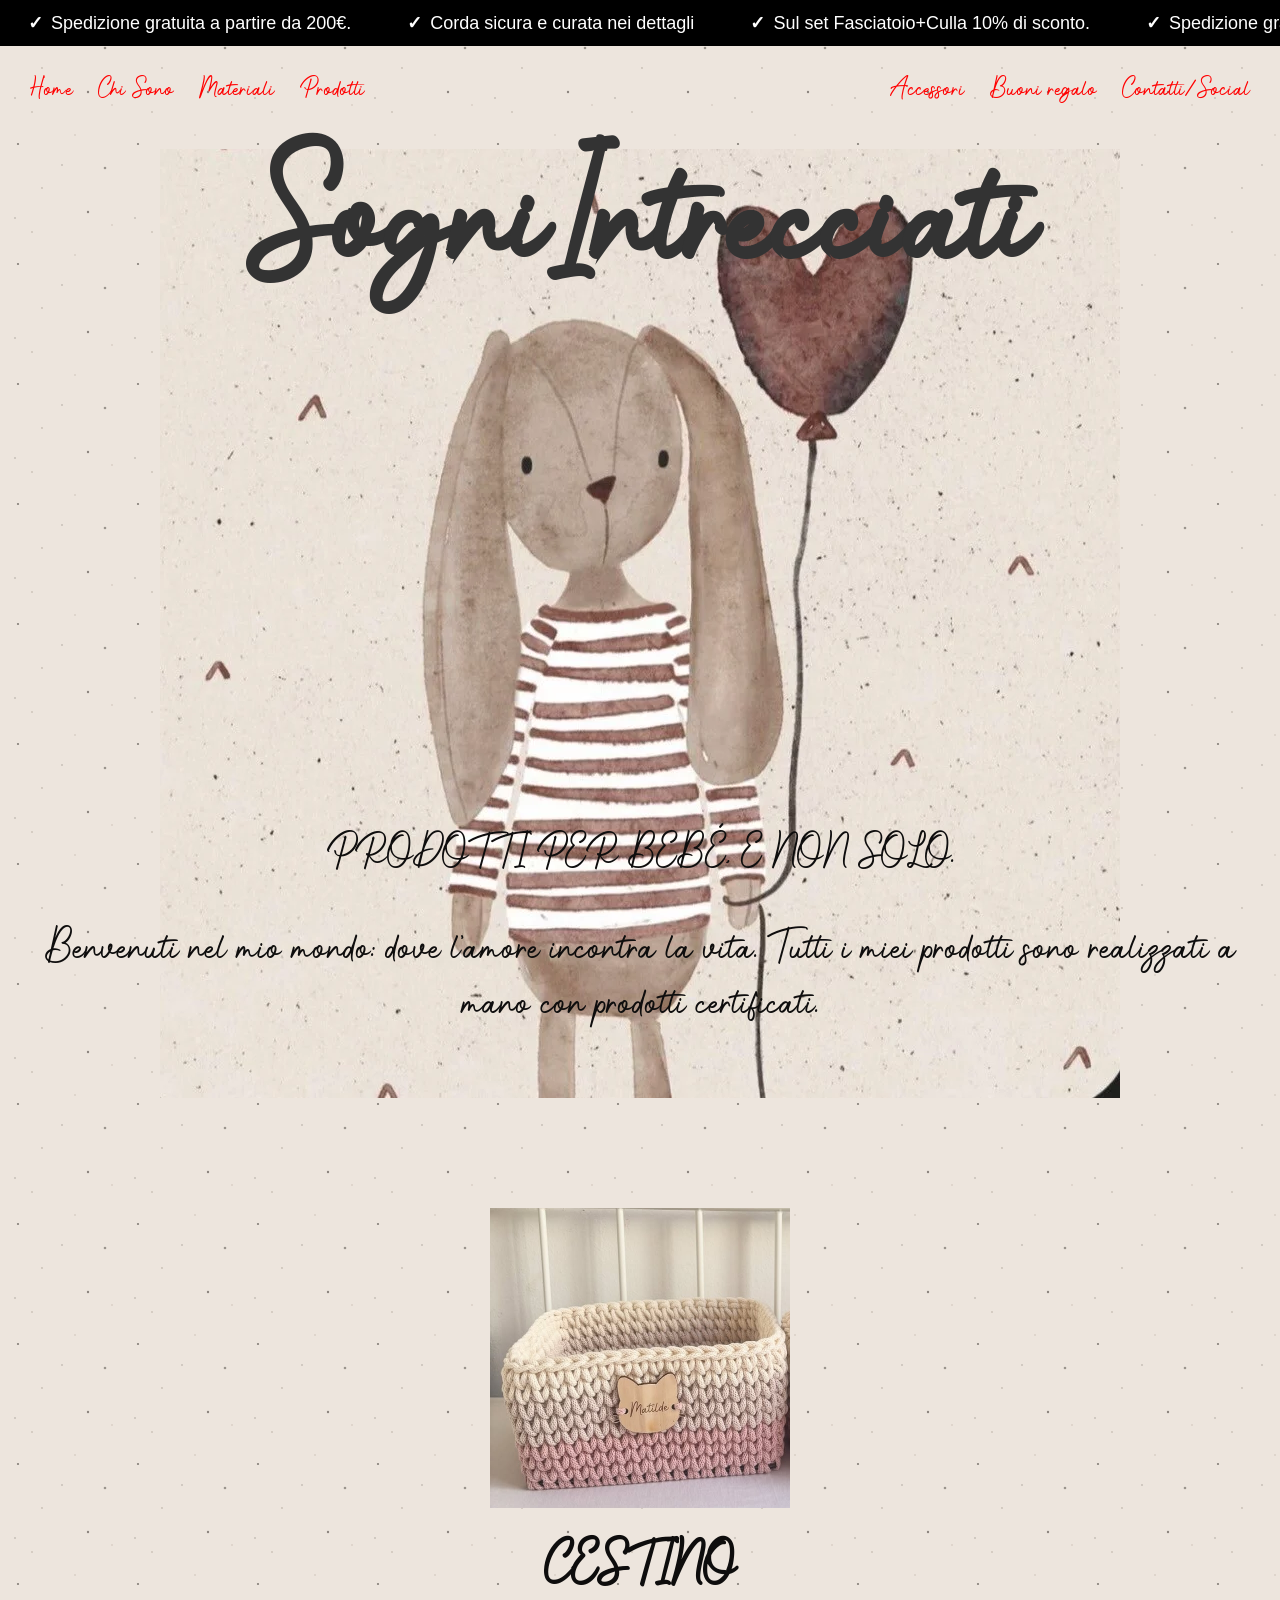
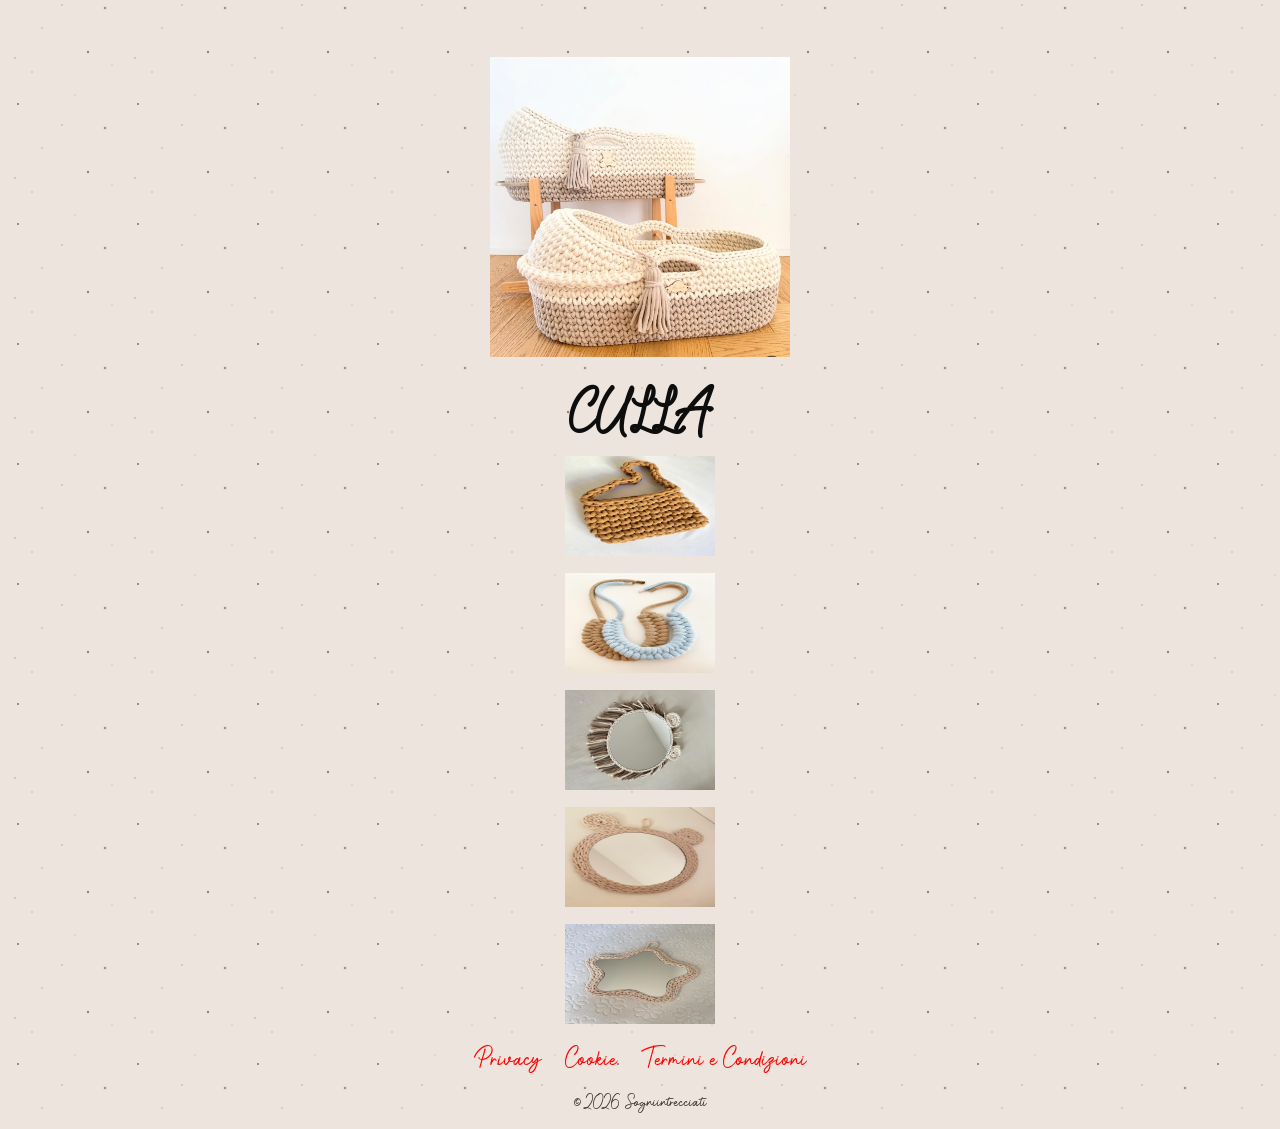
<file: index.html>
<!DOCTYPE html>
<html lang="it">

<head>
    <meta charset="UTF-8">
    <meta name="viewport" content="width=device-width, initial-scale=1.0">
    <title>Sogni Intrecciati</title>
    <link rel="stylesheet" href="style.css">

</head>

<body>

    <!--qua è da mettere un banner dove scorrerano gli sconti e le promozioni della spedizione-->
    <div class="banner-check" role="region" aria-label="Punti di forza">
        <div class="banner-traccia">
            <ul class="banner-gruppo">
                <li><span class="check" aria-hidden="true">✓</span> Spedizione gratuita a partire da 200€.</li>
                <li><span class="check" aria-hidden="true">✓</span> Corda sicura e curata nei dettagli</li>
                <li><span class="check" aria-hidden="true">✓</span> Sul set Fasciatoio+Culla 10% di sconto.</li>
                <li><span class="check" aria-hidden="true">✓</span> Spedizione gratuita a partire da 200€.</li>
                <li><span class="check" aria-hidden="true">✓</span> Corda sicura e curata nei dettagli</li>
                <li><span class="check" aria-hidden="true">✓</span> Sul set Fasciatoio+Culla 10% di sconto.</li>
            </ul>

            <!-- Seconda metà identica -->
            <ul class="banner-gruppo" aria-hidden="true">
                <li><span class="check" aria-hidden="true">✓</span> Spedizione gratuita a partire da 200€.</li>
                <li><span class="check" aria-hidden="true">✓</span> Corda sicura e curata nei dettagli</li>
                <li><span class="check" aria-hidden="true">✓</span> Sul set Fasciatoio+Culla 10% di sconto.</li>
                <li><span class="check" aria-hidden="true">✓</span> Spedizione gratuita a partire da 200€.</li>
                <li><span class="check" aria-hidden="true">✓</span> Corda sicura e curata nei dettagli</li>
                <li><span class="check" aria-hidden="true">✓</span> Sul set Fasciatoio+Culla 10% di sconto.</li>
            </ul>
        </div>
    </div>


    <header class="bottoni">
        <nav class="banner-sopra" aria-label="Navigazione principale">
            <a href="/index.html">Home</a>
            <a href="/chi-sono.html">Chi Sono</a>
            <a href="/materiali.html">Materiali</a>
            <a href="Prodotti/Cestino.html">Prodotti</a>
        </nav>
        <nav class="banner-sotto" aria-label="Navigazione secondaria">
            <a href="/accessori.html">Accessori</a>
            <a href="/buoni-regalo.html">Buoni regalo</a>
            <a href="/contatti.html">Contatti/Social</a>
        </nav>
    </header>
    <div class="mio-banner">
        <img src="/immagini/Coniglio .jpg" alt="Coniglio">

        <div class="testo-sovrapposto">
            <!-- Questo finisce in alto -->
            <h1>SogniIntrecciati</h1>

            <!-- Questo blocco finisce in basso -->
            <div class="testi-basso">
                <p>PRODOTTI PER BEBÉ, E NON SOLO.</p>
                <p>Benvenuti nel mio mondo: dove l'amore incontra la vita. Tutti i miei prodotti sono realizzati a mano
                    con prodotti certificati.</p>
            </div>
        </div>
    </div>

    <div class="prodotti">
        <!-- prima immagine -->
        <div class="cestino">

            <div class="img-cestino">
                <img src="/immagini/cestino.jpg" alt="cestino" width="300" height="300">
            </div>

            <div class="dettagli">
                <a href="Prodotti/Cestino.html">CESTINO </a>
            </div>
        </div>


        <!-- seconda immagine -->
        <div class="culla">

            <div class="img-culla">
                <img src="/immagini/culla.jpg" alt="culla" width="300px" height="300px">
            </div>

            <div class="dettagli">
                <a href="Prodotti/Culla.html">CULLA</a>
            </div>
        </div>


        <!-- terza immagine -->
        <li><img src="/immagini/BORSA MARRONE.jpg" alt="borsa marrone" width="150" height="100"></li>


        <!-- quarta immagine -->
        <li><img src="/immagini/COLLANE.jpg" alt="collane" width="150" height="100"></li>


        <!-- quinta immagine -->
        <li><img src="/immagini/SPECCHIO LEONE .jpg" alt="specchio leone" width="150" height="100"></li>


        <!-- sesta immagine -->
        <li><img src="/immagini/SPECCHIO ORSO 1.jpg" alt="specchio orso" width="150" height="100"></li>


        <!--settima immagine -->
        <li><img src="/immagini/SPECCHIO STELLA.jpg" alt="specchio stella" width="150" height="100"></li>




        <footer class="footer">
            <a href="/privacy-police.html">Privacy</a>
            <a href="/cookie-police.html">Cookie</a>
            <a href="/termini-condizioni.html">Termini e Condizioni</a>

            <class="registro">
                <p>© 2026 Sogniintrecciati</p>
                </class>

        </footer>

    </div>
</body>

</html>
</file>
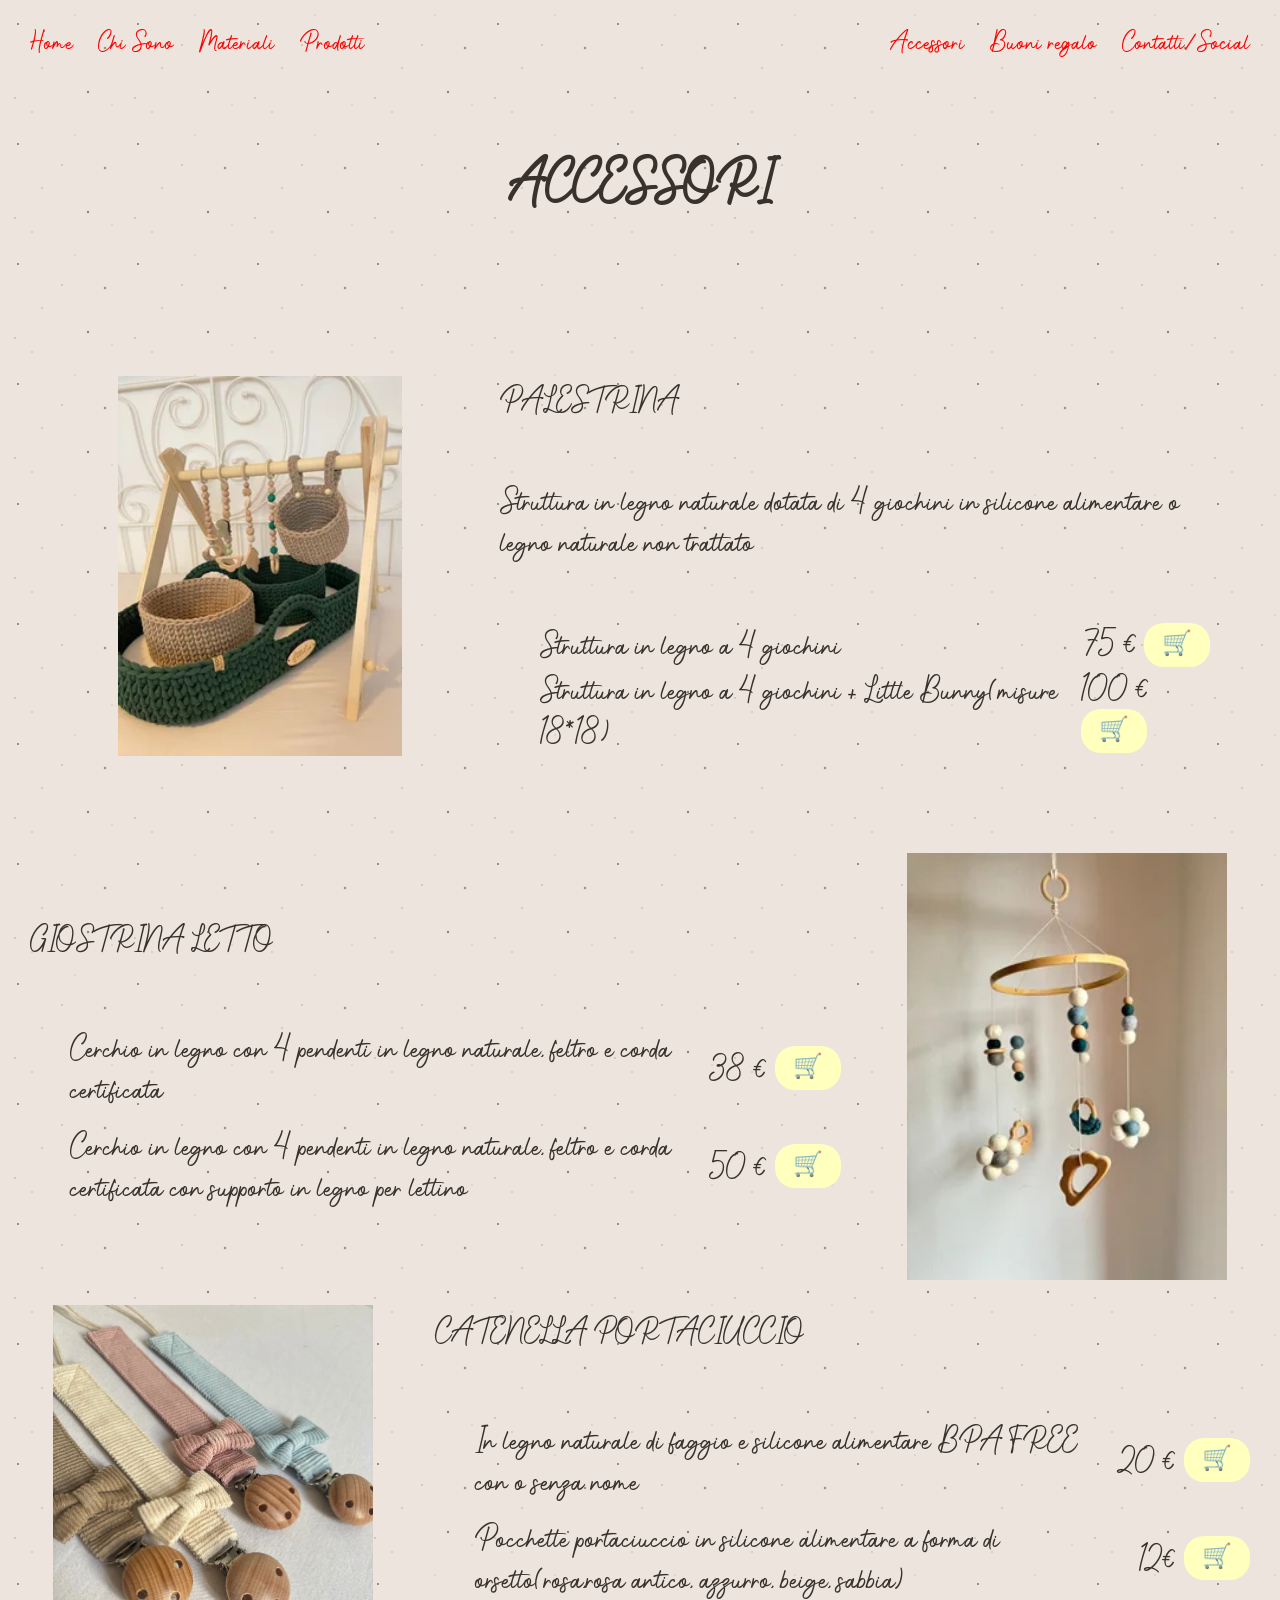
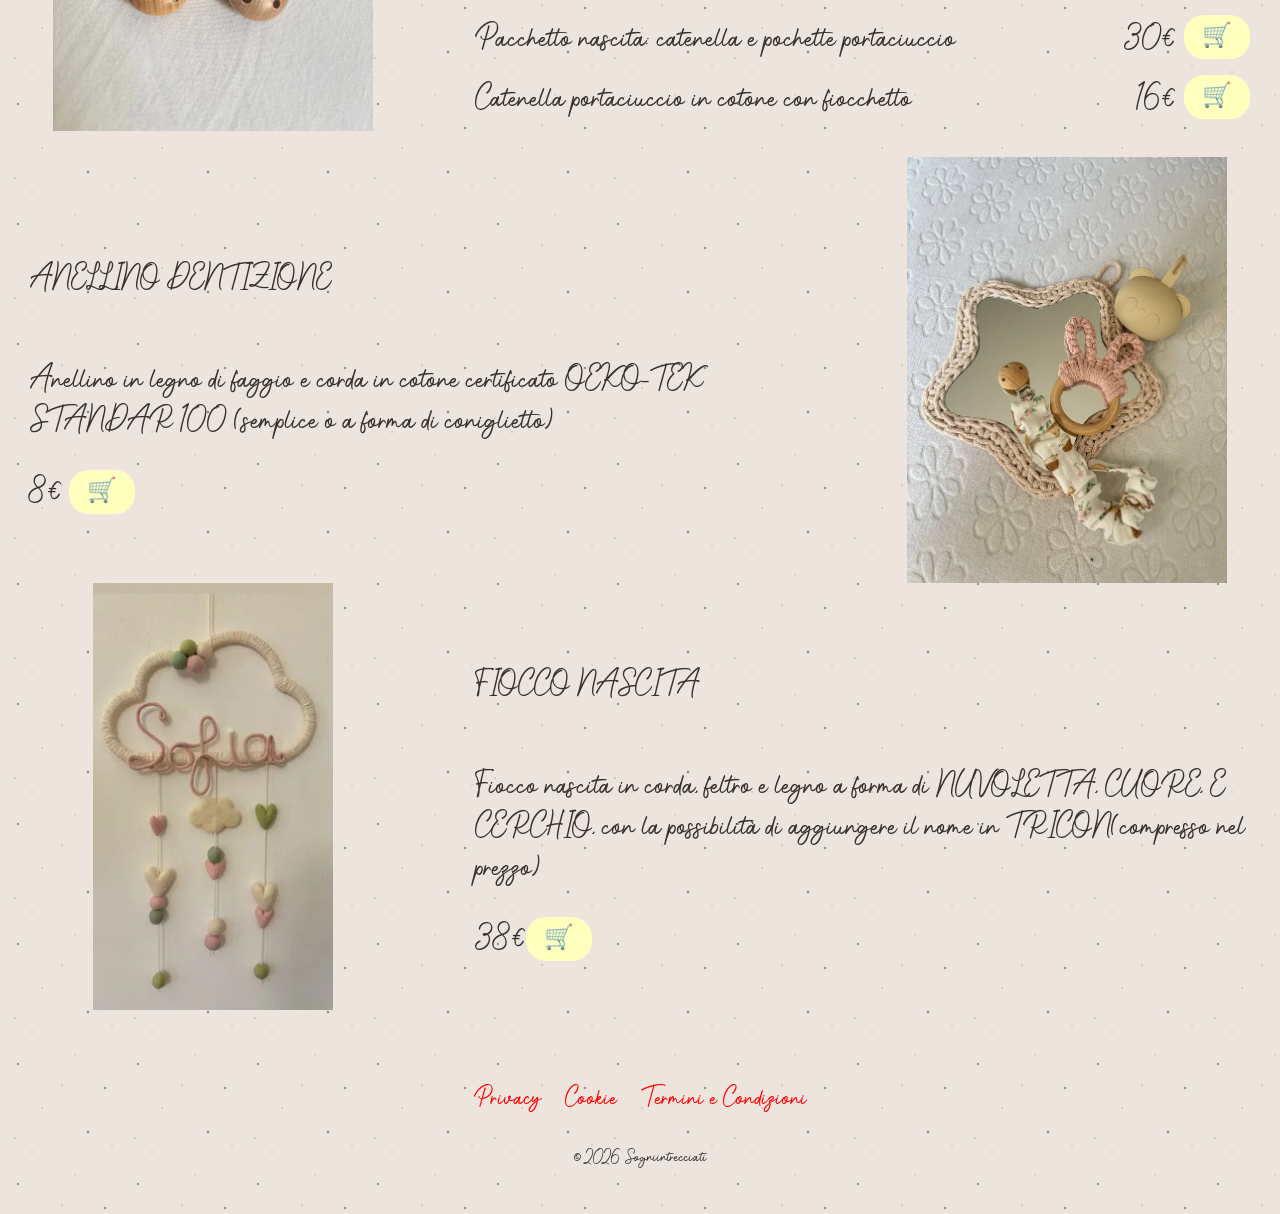
<file: accessori.html>
<!DOCTYPE html>
<html lang="it">

<head>
    <meta charset="UTF-8">
    <meta name="viewport" content="width=device-width, initial-scale=1.0">
    <title>Sogni Intrecciati</title>
    <link rel="stylesheet" href="accessori.css">

</head>

<body>

    <header class="bottoni">
        <nav class="banner-sopra" aria-label="Navigazione principale">
            <a href="/index.html">Home</a>
            <a href="/chi-sono.html">Chi Sono</a>
            <a href="/materiali.html">Materiali</a>
            <a href="Prodotti/Cestino.html">Prodotti</a>
        </nav>
        <nav class="banner-sotto" aria-label="Navigazione secondaria">
            <a href="/accessori.html">Accessori</a>
            <a href="/buoni-regalo.html">Buoni regalo</a>
            <a href="/contatti.html">Contatti/Social</a>
        </nav>
    </header>

    <h1>ACCESSORI</h1>


    <head class="hero">
        <div class="palestrina">
            <img src="immagini/set-palestrina-legno-verde.webp" alt="palestrina" class="foto-1 foto-terzo">

            <div class="testi">
                <p>PALESTRINA</p>
                <p>Struttura in legno naturale dotata di 4 giochini in silicone alimentare o legno naturale non trattato
                </p>
                <ol>
                    <li>Struttura in legno a 4 giochini <span class="prezzo">75 &euro; <button type="button">
                                🛒</button></span></li>
                    <li>Struttura in legno a 4 giochini + Little Bunny(misure 18*18) <span class="prezzo">100
                            &euro; <button type="button"> 🛒
                            </button></span></li>
                </ol>

            </div>
        </div>
        <div class="giostrina">


            <div class="testi">
                <p>GIOSTRINA LETTO</p>
                <ol>
                    <li>Cerchio in legno con 4 pendenti in legno naturale, feltro e corda certificata <span
                            class="prezzo">38 &euro; <button type="button"> 🛒</button></span></li>
                    <li>Cerchio in legno con 4 pendenti in legno naturale, feltro e corda certificata con supporto in
                        legno
                        per lettino<span class="prezzo">50 &euro; <button type="button"> 🛒
                            </button></span></li>

                </ol>
            </div>

            <img src="immagini/giostrina-legno-fiori.webp" alt="giostrina" class="foto-2 foto-terzo">


        </div>

        <div class="catenella">
            <img src="immagini/portaciuccio-fiocco.webp" alt="portaciuccio-legno" class="foto-3 foto-terzo">
            <div class="testi">
                <p>CATENELLA PORTACIUCCIO</p>
                <ol>
                    <li>In legno naturale di faggio e silicone alimentare BPA FREE con o senza nome<span
                            class="prezzo">20 &euro;<button type="button">🛒</button></span></li>
                    <li>Pocchette portaciuccio in silicone alimentare a forma di orsetto(rosa,rosa antico, azzurro,
                        beige,
                        sabbia)<span class="prezzo">12&euro;<button type="button">🛒</button></span></li>
                    <li>Pacchetto nascita: catenella e pochette portaciuccio<span class="prezzo">30&euro;
                            <button type="button">🛒</button></span></li>
                    <li>Catenella portaciuccio in cotone con fiocchetto<span class="prezzo">16&euro; <button
                                type="button">🛒</button></span></li>
                </ol>
            </div>
        </div>
        <div class="anellino">
            <img src="immagini/set-specchio-stella-accessori.webp" alt="anellino" class="foto-4 foto-terzo">
            <div class="testi">
                <p>ANELLINO DENTIZIONE</p>
                <P>Anellino in legno di faggio e corda in cotone certificato OEKO-TEK STANDAR 100 (semplice o a forma di
                    coniglietto)</p><span class="prezzo">8&euro; <button type="button">🛒</button></span>
            </div>
        </div>
        <div class="fiocco">
            <img src="immagini/fiocco-nuvola.webp" alt="fiocco" class="foto-5 foto-terzo">
            <div class="testi">
                <p>FIOCCO NASCITA</p>
                <p>Fiocco nascita in corda, feltro e legno a forma di NUVOLETTA, CUORE, E CERCHIO, con la possibilità di
                    aggiungere il nome in TRICON(compresso nel prezzo)</p><span class="prezzo">38&euro;<button
                        type="button">🛒</button></span>
            </div>
        </div>


    </head>

























































































    <footer class="footer">
        <div class="legali">
            <a href="/privacy-police.html">Privacy</a>
            <a href="/cookie-police.html">Cookie</a>
            <a href="/termini-condizioni.html">Termini e Condizioni</a>
        </div>
        <div class="registro">
            <p>© 2026 Sogniintrecciati</p>
        </div>
    </footer>
</body>

</html>
</file>
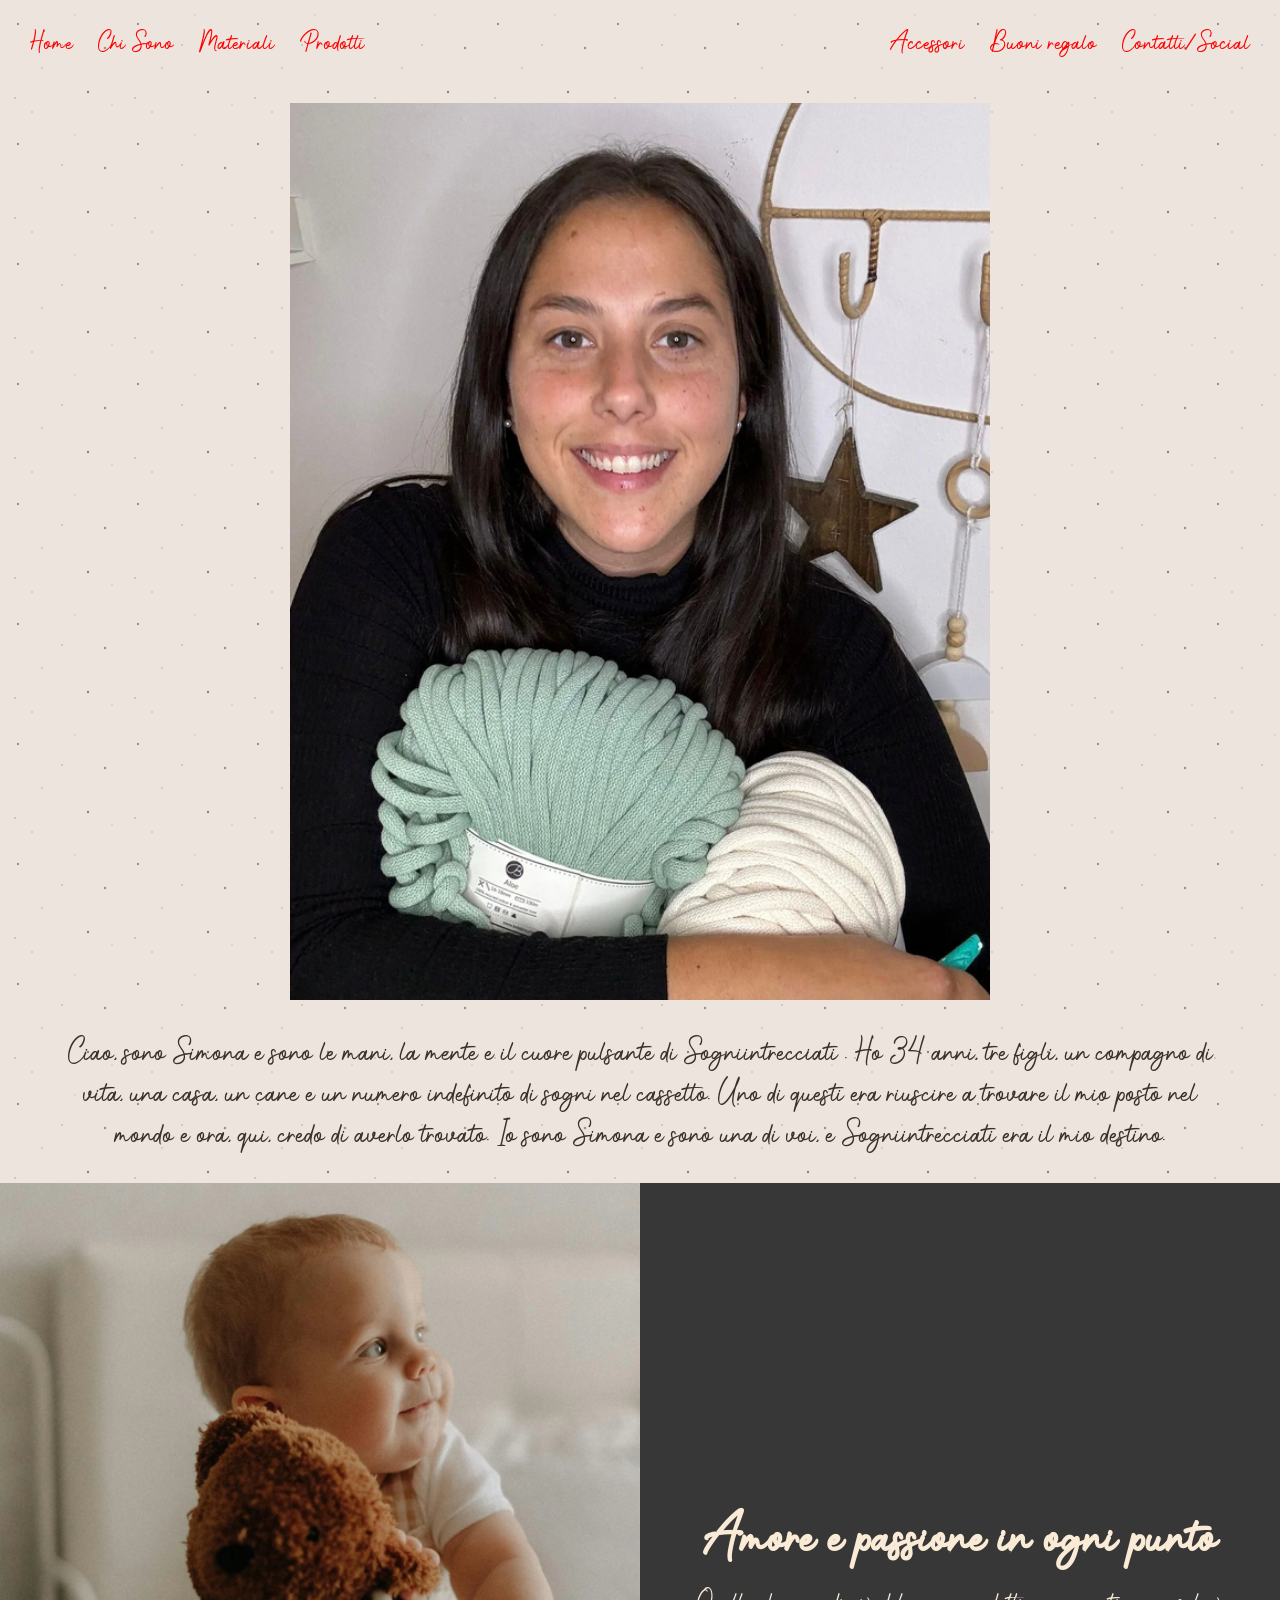
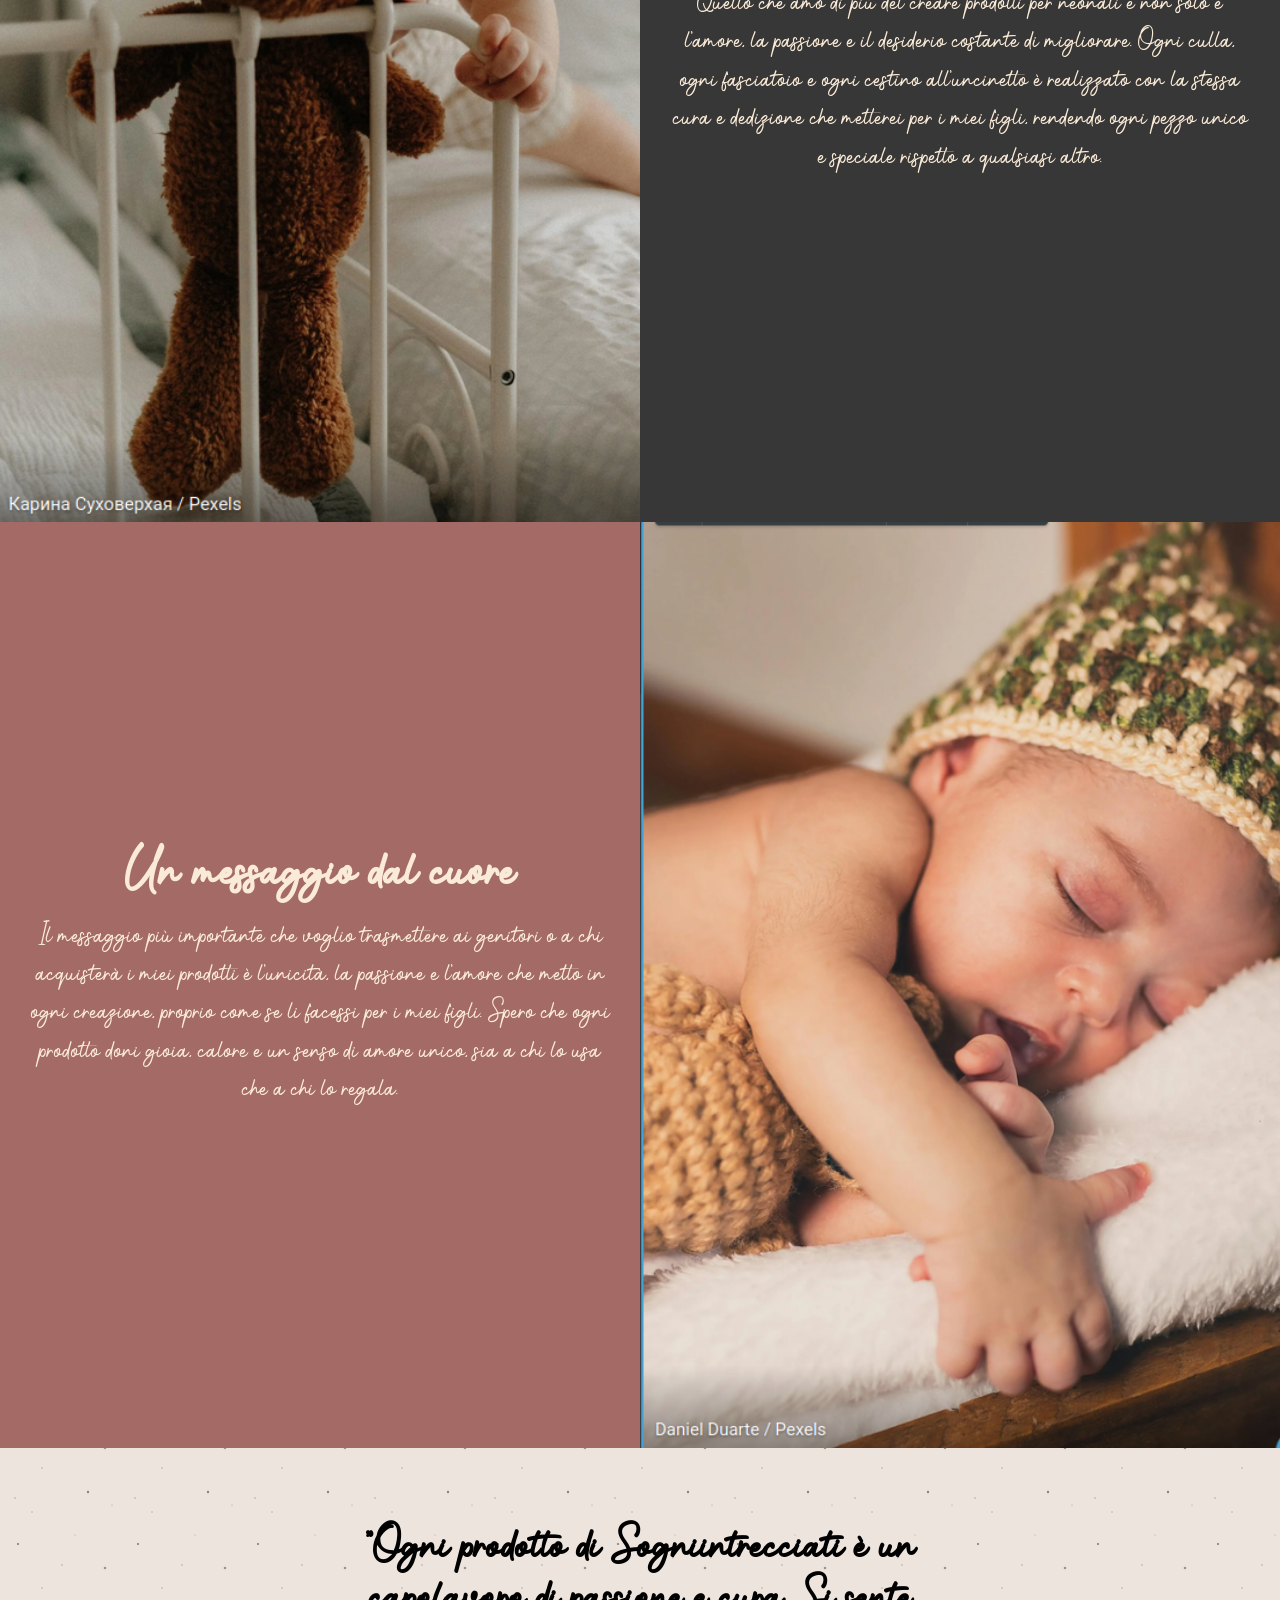
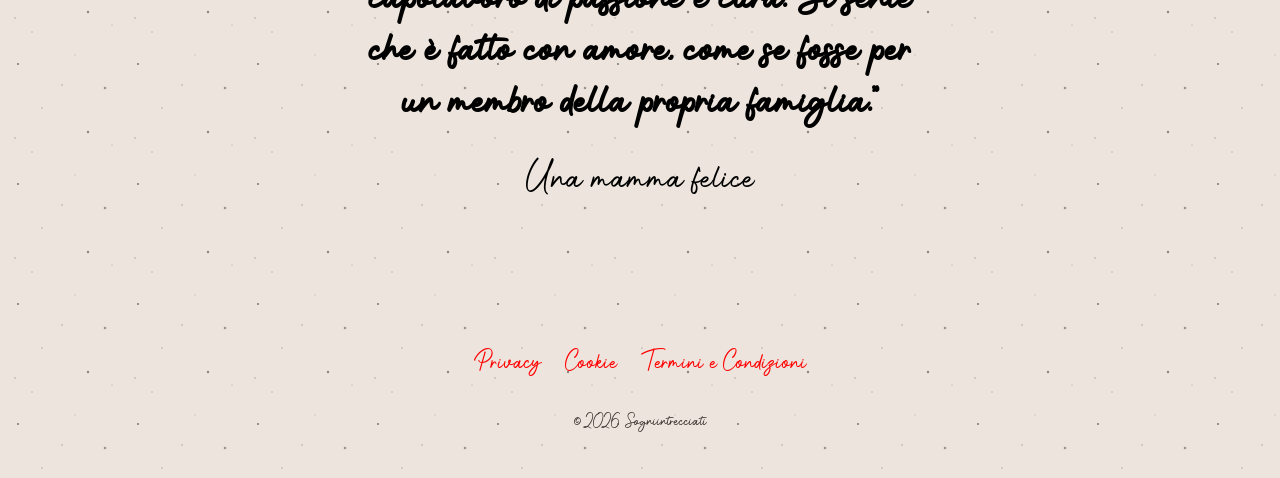
<file: chi-sono.html>
<!DOCTYPE html>
<html lang="it">

<head>
    <meta charset="UTF-8">
    <meta name="viewport" content="width=device-width, initial-scale=1.0">
    <link rel="stylesheet" href="style-chi-sono.css">
    <title>chi sono</title>
</head>

<body>
    <header class="bottoni">
        <nav class="banner-sopra" aria-label="Navigazione principale">
            <a href="/index.html">Home</a>
            <a href="/chi-sono.html">Chi Sono</a>
            <a href="/materiali.html">Materiali</a>
            <a href="/prodotti.html">Prodotti</a>
        </nav>
        <nav class="banner-sotto" aria-label="Navigazione secondaria">
            <a href="/accessori.html">Accessori</a>
            <a href="/buoni-regalo.html">Buoni regalo</a>
            <a href="/contatti.html">Contatti/Social</a>
        </nav>


    </header>

    <div class="mio-banner">
        <img src="/immagini/simona.png" alt="Coniglio">


    </div>
    <section class="descrizione">
        <p>Ciao, sono Simona e sono le mani, la mente e il cuore pulsante di Sogniintrecciati . Ho 34 anni, tre figli,
            un
            compagno di vita, una casa, un cane e un numero indefinito di sogni nel cassetto. Uno di questi era riuscire
            a
            trovare il mio posto nel mondo e ora, qui, credo di averlo trovato. Io sono Simona e sono una di voi, e
            Sogniintrecciati era il mio destino.</p>
    </section>


    <section class="hero">
        <img src="/immagini/bimbo.png" alt="bimbo">
        <div class="testo">
            <h2>Amore e passione in ogni punto</h2>
            <p>Quello che amo di più del creare prodotti per neonati e non solo è l'amore, la passione e il desiderio
                costante di migliorare. Ogni culla, ogni fasciatoio e ogni cestino all'uncinetto è realizzato con la
                stessa cura e dedizione che metterei per i miei figli, rendendo ogni pezzo unico e speciale rispetto a
                qualsiasi altro.</p>
        </div>
    </section>


    <section class="section">
        <div class="testo">
            <h2>Un messaggio dal cuore</h2>
            <p>Il messaggio più importante che voglio trasmettere ai genitori o a chi acquisterà i miei prodotti è
                l'unicità, la passione e l'amore che metto in ogni creazione, proprio come se li facessi per i miei
                figli. Spero che ogni prodotto doni gioia, calore e un senso di amore unico, sia a chi lo usa che a chi
                lo regala.</p>
        </div>

        <img src="/immagini/bimbo nanne.png" alt="bimbo-nanne">
    </section>


    <section class="recensione">
        <div class="testo">
            <h2>"Ogni prodotto di Sogniintrecciati è un capolavoro di passione e cura. Si sente che è fatto con amore,
                come
                se fosse per un membro della propria famiglia."</h2>
            <p>Una mamma felice</p>
        </div>
    </section>


    <footer class="footer">
        <div class="legali">
            <a href="/privacy-police.html">Privacy</a>
            <a href="/cookie-police.html">Cookie</a>
            <a href="/termini-condizioni.html">Termini e Condizioni</a>
        </div>
        <div class="registro">
            <p>© 2026 Sogniintrecciati</p>
        </div>
    </footer>

</body>

</html>
</file>
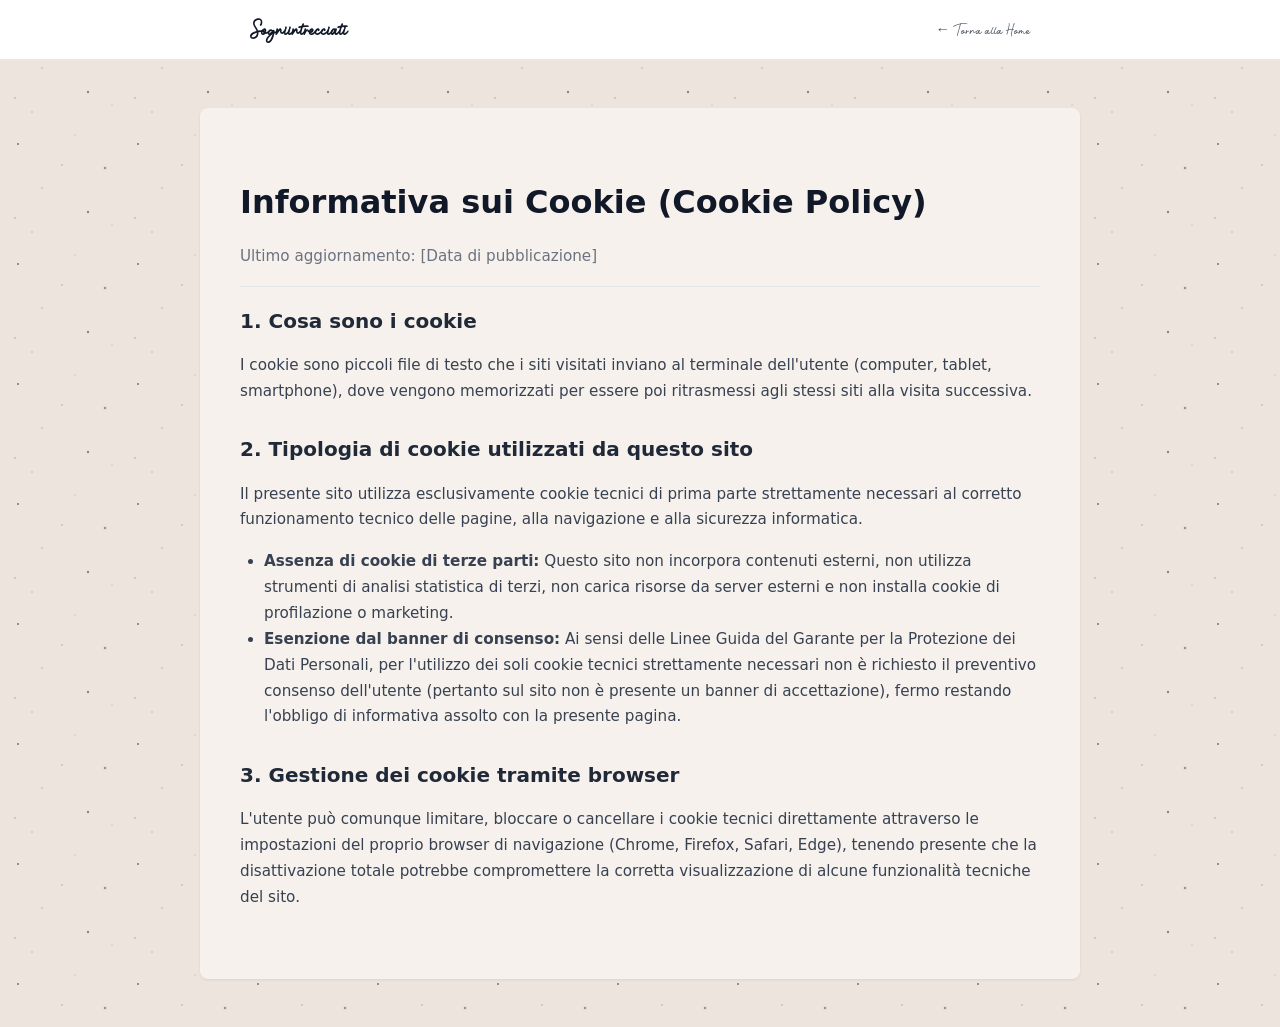
<file: cookie-police.html>
<!DOCTYPE html>
<html lang="it">
<head>
  <meta charset="UTF-8">
  <meta name="viewport" content="width=device-width, initial-scale=1.0">
  <title>Cookie Policy - Simona Gentili</title>
  <link rel="stylesheet" href="style.css">
</head>
<body>

  <header class="legal-header">
    <div class="legal-header-container">
      <a href="index.html" class="brand-link">Sogniintrecciati</a>
      <a href="index.html" class="back-link">&larr; Torna alla Home</a>
    </div>
  </header>

  <main class="legal-page">
    <article class="legal-content">
      <h1>Informativa sui Cookie (Cookie Policy)</h1>
      <p class="last-updated">Ultimo aggiornamento: [Data di pubblicazione]</p>

      <section>
        <h2>1. Cosa sono i cookie</h2>
        <p>
          I cookie sono piccoli file di testo che i siti visitati inviano al terminale dell'utente (computer, tablet, smartphone), dove vengono memorizzati per essere poi ritrasmessi agli stessi siti alla visita successiva.
        </p>
      </section>

      <section>
        <h2>2. Tipologia di cookie utilizzati da questo sito</h2>
        <p>
          Il presente sito utilizza esclusivamente cookie tecnici di prima parte strettamente necessari al corretto funzionamento tecnico delle pagine, alla navigazione e alla sicurezza informatica.
        </p>
        <ul>
          <li>
            <strong>Assenza di cookie di terze parti:</strong> Questo sito non incorpora contenuti esterni, non utilizza strumenti di analisi statistica di terzi, non carica risorse da server esterni e non installa cookie di profilazione o marketing.
          </li>
          <li>
            <strong>Esenzione dal banner di consenso:</strong> Ai sensi delle Linee Guida del Garante per la Protezione dei Dati Personali, per l'utilizzo dei soli cookie tecnici strettamente necessari non è richiesto il preventivo consenso dell'utente (pertanto sul sito non è presente un banner di accettazione), fermo restando l'obbligo di informativa assolto con la presente pagina.
          </li>
        </ul>
      </section>

      <section>
        <h2>3. Gestione dei cookie tramite browser</h2>
        <p>
          L'utente può comunque limitare, bloccare o cancellare i cookie tecnici direttamente attraverso le impostazioni del proprio browser di navigazione (Chrome, Firefox, Safari, Edge), tenendo presente che la disattivazione totale potrebbe compromettere la corretta visualizzazione di alcune funzionalità tecniche del sito.
        </p>
      </section>
    </article>
  </main>

  <!-- Incolla qui lo stesso identico <footer> che hai messo in index.html -->

</body>
</html>
</file>
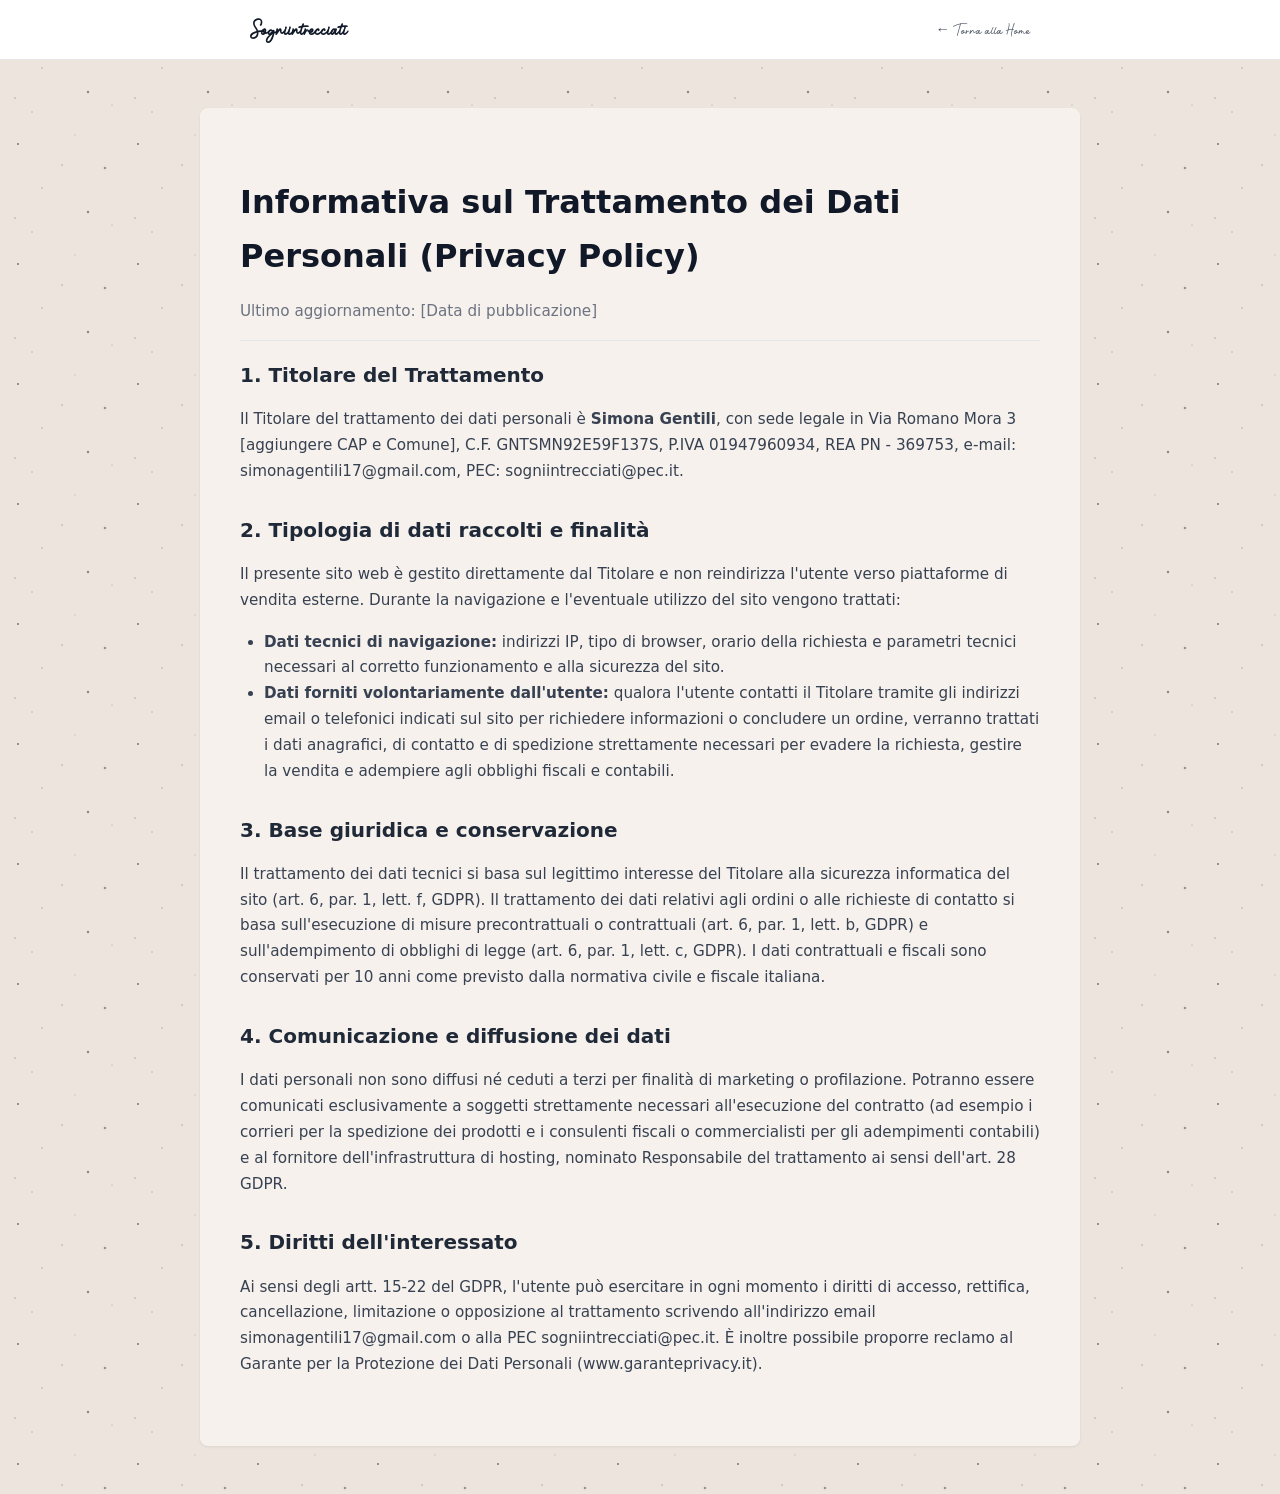
<file: privacy-police.html>
<!DOCTYPE html>
<html lang="it">
<head>
  <meta charset="UTF-8">
  <meta name="viewport" content="width=device-width, initial-scale=1.0">
  <title>Privacy Policy - Simona Gentili</title>
  <link rel="stylesheet" href="style.css">
</head>
<body>

  <header class="legal-header">
    <div class="legal-header-container">
      <a href="index.html" class="brand-link">Sogniintrecciati</a>
      <a href="index.html" class="back-link">&larr; Torna alla Home</a>
    </div>
  </header>

  <main class="legal-page">
    <article class="legal-content">
      <h1>Informativa sul Trattamento dei Dati Personali (Privacy Policy)</h1>
      <p class="last-updated">Ultimo aggiornamento: [Data di pubblicazione]</p>

      <section>
        <h2>1. Titolare del Trattamento</h2>
        <p>
          Il Titolare del trattamento dei dati personali è <strong>Simona Gentili</strong>, con sede legale in Via Romano Mora 3 [aggiungere CAP e Comune], C.F. GNTSMN92E59F137S, P.IVA 01947960934, REA PN - 369753, e-mail: simonagentili17@gmail.com, PEC: sogniintrecciati@pec.it.
        </p>
      </section>

      <section>
        <h2>2. Tipologia di dati raccolti e finalità</h2>
        <p>
          Il presente sito web è gestito direttamente dal Titolare e non reindirizza l'utente verso piattaforme di vendita esterne. Durante la navigazione e l'eventuale utilizzo del sito vengono trattati:
        </p>
        <ul>
          <li>
            <strong>Dati tecnici di navigazione:</strong> indirizzi IP, tipo di browser, orario della richiesta e parametri tecnici necessari al corretto funzionamento e alla sicurezza del sito.
          </li>
          <li>
            <strong>Dati forniti volontariamente dall'utente:</strong> qualora l'utente contatti il Titolare tramite gli indirizzi email o telefonici indicati sul sito per richiedere informazioni o concludere un ordine, verranno trattati i dati anagrafici, di contatto e di spedizione strettamente necessari per evadere la richiesta, gestire la vendita e adempiere agli obblighi fiscali e contabili.
          </li>
        </ul>
      </section>

      <section>
        <h2>3. Base giuridica e conservazione</h2>
        <p>
          Il trattamento dei dati tecnici si basa sul legittimo interesse del Titolare alla sicurezza informatica del sito (art. 6, par. 1, lett. f, GDPR). Il trattamento dei dati relativi agli ordini o alle richieste di contatto si basa sull'esecuzione di misure precontrattuali o contrattuali (art. 6, par. 1, lett. b, GDPR) e sull'adempimento di obblighi di legge (art. 6, par. 1, lett. c, GDPR). I dati contrattuali e fiscali sono conservati per 10 anni come previsto dalla normativa civile e fiscale italiana.
        </p>
      </section>

      <section>
        <h2>4. Comunicazione e diffusione dei dati</h2>
        <p>
          I dati personali non sono diffusi né ceduti a terzi per finalità di marketing o profilazione. Potranno essere comunicati esclusivamente a soggetti strettamente necessari all'esecuzione del contratto (ad esempio i corrieri per la spedizione dei prodotti e i consulenti fiscali o commercialisti per gli adempimenti contabili) e al fornitore dell'infrastruttura di hosting, nominato Responsabile del trattamento ai sensi dell'art. 28 GDPR.
        </p>
      </section>

      <section>
        <h2>5. Diritti dell'interessato</h2>
        <p>
          Ai sensi degli artt. 15-22 del GDPR, l'utente può esercitare in ogni momento i diritti di accesso, rettifica, cancellazione, limitazione o opposizione al trattamento scrivendo all'indirizzo email simonagentili17@gmail.com o alla PEC sogniintrecciati@pec.it. È inoltre possibile proporre reclamo al Garante per la Protezione dei Dati Personali (www.garanteprivacy.it).
        </p>
      </section>
    </article>
  </main>

  <!-- Incolla qui lo stesso identico <footer> che hai messo in index.html -->

</body>
</html>
</file>
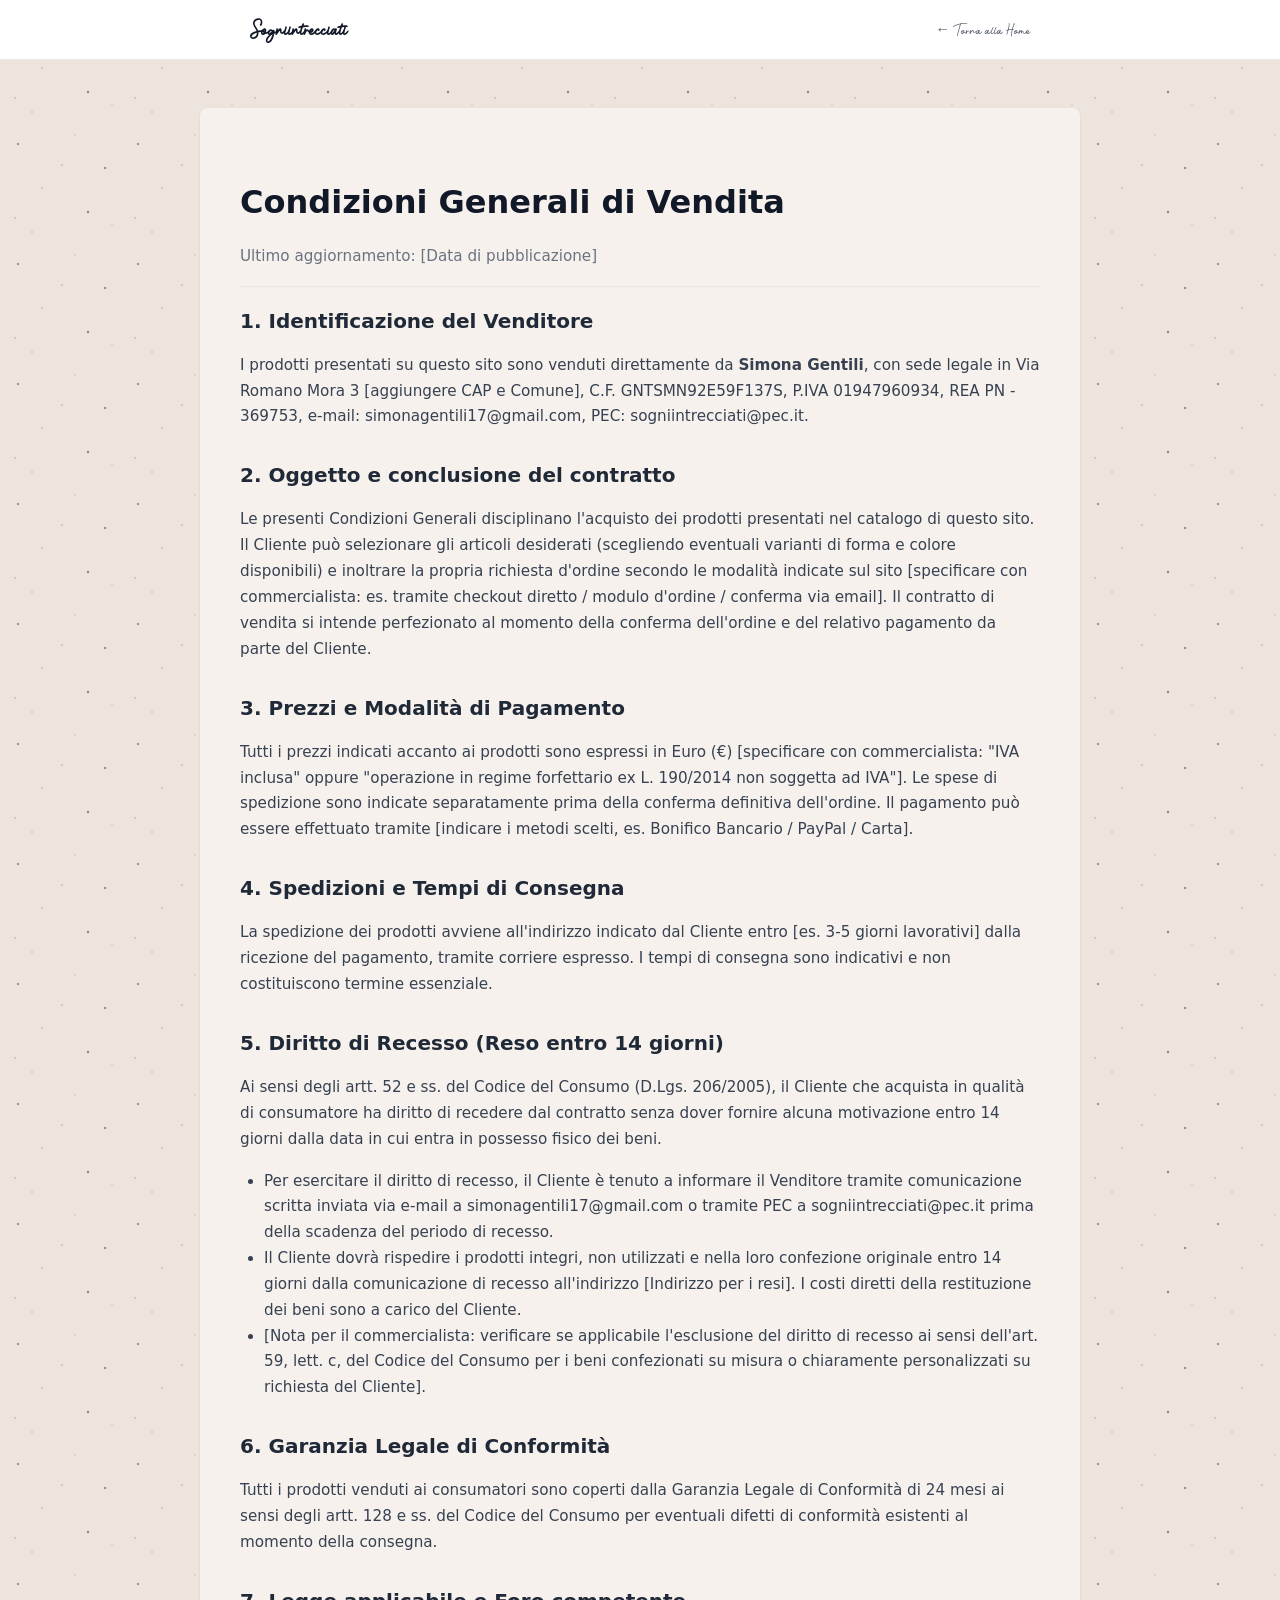
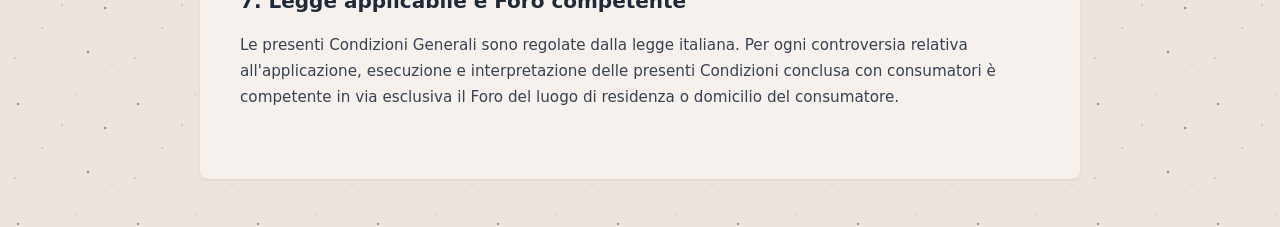
<file: termini-condizioni.html>
<!DOCTYPE html>
<html lang="it">
<head>
  <meta charset="UTF-8">
  <meta name="viewport" content="width=device-width, initial-scale=1.0">
  <title>Termini e Condizioni di Vendita - Simona Gentili</title>
  <link rel="stylesheet" href="style.css">
</head>
<body>

  <header class="legal-header">
    <div class="legal-header-container">
      <a href="index.html" class="brand-link">Sogniintrecciati</a>
      <a href="index.html" class="back-link">&larr; Torna alla Home</a>
    </div>
  </header>

  <main class="legal-page">
    <article class="legal-content">
      <h1>Condizioni Generali di Vendita</h1>
      <p class="last-updated">Ultimo aggiornamento: [Data di pubblicazione]</p>

      <section>
        <h2>1. Identificazione del Venditore</h2>
        <p>
          I prodotti presentati su questo sito sono venduti direttamente da <strong>Simona Gentili</strong>, con sede legale in Via Romano Mora 3 [aggiungere CAP e Comune], C.F. GNTSMN92E59F137S, P.IVA 01947960934, REA PN - 369753, e-mail: simonagentili17@gmail.com, PEC: sogniintrecciati@pec.it.
        </p>
      </section>

      <section>
        <h2>2. Oggetto e conclusione del contratto</h2>
        <p>
          Le presenti Condizioni Generali disciplinano l'acquisto dei prodotti presentati nel catalogo di questo sito. Il Cliente può selezionare gli articoli desiderati (scegliendo eventuali varianti di forma e colore disponibili) e inoltrare la propria richiesta d'ordine secondo le modalità indicate sul sito [specificare con commercialista: es. tramite checkout diretto / modulo d'ordine / conferma via email]. Il contratto di vendita si intende perfezionato al momento della conferma dell'ordine e del relativo pagamento da parte del Cliente.
        </p>
      </section>

      <section>
        <h2>3. Prezzi e Modalità di Pagamento</h2>
        <p>
          Tutti i prezzi indicati accanto ai prodotti sono espressi in Euro (&euro;) [specificare con commercialista: "IVA inclusa" oppure "operazione in regime forfettario ex L. 190/2014 non soggetta ad IVA"]. Le spese di spedizione sono indicate separatamente prima della conferma definitiva dell'ordine. Il pagamento può essere effettuato tramite [indicare i metodi scelti, es. Bonifico Bancario / PayPal / Carta].
        </p>
      </section>

      <section>
        <h2>4. Spedizioni e Tempi di Consegna</h2>
        <p>
          La spedizione dei prodotti avviene all'indirizzo indicato dal Cliente entro [es. 3-5 giorni lavorativi] dalla ricezione del pagamento, tramite corriere espresso. I tempi di consegna sono indicativi e non costituiscono termine essenziale.
        </p>
      </section>

      <section>
        <h2>5. Diritto di Recesso (Reso entro 14 giorni)</h2>
        <p>
          Ai sensi degli artt. 52 e ss. del Codice del Consumo (D.Lgs. 206/2005), il Cliente che acquista in qualità di consumatore ha diritto di recedere dal contratto senza dover fornire alcuna motivazione entro 14 giorni dalla data in cui entra in possesso fisico dei beni.
        </p>
        <ul>
          <li>
            Per esercitare il diritto di recesso, il Cliente è tenuto a informare il Venditore tramite comunicazione scritta inviata via e-mail a simonagentili17@gmail.com o tramite PEC a sogniintrecciati@pec.it prima della scadenza del periodo di recesso.
          </li>
          <li>
            Il Cliente dovrà rispedire i prodotti integri, non utilizzati e nella loro confezione originale entro 14 giorni dalla comunicazione di recesso all'indirizzo [Indirizzo per i resi]. I costi diretti della restituzione dei beni sono a carico del Cliente.
          </li>
          <li>
            [Nota per il commercialista: verificare se applicabile l'esclusione del diritto di recesso ai sensi dell'art. 59, lett. c, del Codice del Consumo per i beni confezionati su misura o chiaramente personalizzati su richiesta del Cliente].
          </li>
        </ul>
      </section>

      <section>
        <h2>6. Garanzia Legale di Conformità</h2>
        <p>
          Tutti i prodotti venduti ai consumatori sono coperti dalla Garanzia Legale di Conformità di 24 mesi ai sensi degli artt. 128 e ss. del Codice del Consumo per eventuali difetti di conformità esistenti al momento della consegna.
        </p>
      </section>

      <section>
        <h2>7. Legge applicabile e Foro competente</h2>
        <p>
          Le presenti Condizioni Generali sono regolate dalla legge italiana. Per ogni controversia relativa all'applicazione, esecuzione e interpretazione delle presenti Condizioni conclusa con consumatori è competente in via esclusiva il Foro del luogo di residenza o domicilio del consumatore.
        </p>
      </section>
    </article>
  </main>

  <!-- Incolla qui lo stesso identico <footer> che hai messo in index.html -->

</body>
</html>
</file>
<file: style.css>
@font-face {
  font-family: 'Photoshoot';
  src: url('Font/Photoshoot.woff2') format('woff2');
  font-style: normal;
  font-display: swap;
}

body {
  background-color: #EDE5DD;
  background-image: url("data:image/svg+xml,%3Csvg xmlns='http://www.w3.org/2000/svg' width='120' height='120' viewBox='0 0 120 120'%3E%3Ccircle cx='18' cy='24' r='1.1' fill='%234A433E' opacity='0.65'/%3E%3Ccircle cx='75' cy='15' r='0.8' fill='%23C4B9AE' opacity='0.8'/%3E%3Ccircle cx='105' cy='48' r='1.3' fill='%234A433E' opacity='0.5'/%3E%3Ccircle cx='42' cy='68' r='0.9' fill='%23C4B9AE' opacity='0.9'/%3E%3Ccircle cx='88' cy='92' r='1.2' fill='%234A433E' opacity='0.6'/%3E%3Ccircle cx='15' cy='98' r='0.7' fill='%234A433E' opacity='0.5'/%3E%3Ccircle cx='62' cy='45' r='0.8' fill='%234A433E' opacity='0.4'/%3E%3Ccircle cx='32' cy='112' r='1' fill='%23C4B9AE' opacity='0.75'/%3E%3Ccircle cx='112' cy='105' r='0.8' fill='%23C4B9AE' opacity='0.85'/%3E%3C/svg%3E");
  background-repeat: repeat;
  color: #38312C;
  margin: 0;
  padding: 0;
  overflow-x: hidden;
  font-family: "Photoshoot", sans-serif;
}

a {
  text-decoration: none;
  /* toglie la sottolineatura */
  border: none;
  /* toglie il bordo*/
  border-radius: 10px;
  background-color: transparent;
  color: red;
  font-size: 24px;
  box-sizing: border-box;
  margin-inline: 10px;
  font-family: "Photoshoot", sans-serif;
  transition: opacity 0.2s ease;
}

/* ==========================================================================
   4. LINK E MENU DI NAVIGAZIONE
   Definisce l'aspetto dei link (<a>) e centra le due righe del menu superiore.
   ========================================================================== */
a {
  text-decoration: none;
  border: none;
  border-radius: 10px;
  background-color: transparent;
  color: red;
  font-size: 24px;
  margin-inline: 10px;
  font-family: "Photoshoot", sans-serif;
  transition: opacity 0.2s ease;
}


.bottoni {
  display: flex;
  flex-wrap: wrap;
  justify-content: space-between;
  align-items: center;
  padding: 25px 20px;
  gap: 15px;
}

.banner-sopra,
.banner-sotto {
  display: flex;
  flex-wrap: wrap;
  align-items: center;
  gap: 5px;
  margin: 0;
}


/* 1. Crea la griglia che unisce gli elementi nello stesso spazio */
.mio-banner {
  display: grid;
  justify-content: center;
  width: 100%;
  max-width: 700px;
  /* Puoi ridimensionare il box modificando questo valore */
  margin: 0 auto;
  position: relative;
  /* Centra il box nella pagina */
  margin-top: 20px;
}

.mio-banner>* {
  grid-column: 1;
  grid-row: 1;
}



/* La magia avviene qui */
.testo-sovrapposto {
  display: flex;
  flex-direction: column;
  justify-content: space-between;
  /* Spinge il titolo in alto e il blocco dei paragrafi in basso */
  align-items: center;
  text-align: center;
  padding: 30px 20px;
  width: 100vw;
  /* Larghezza 100% della finestra del browser */
  position: relative;
  left: 50%;
  right: 50%;
  margin-left: -50vw;
  margin-right: -50vw;
  box-sizing: border-box;
}

/* Stili del testo */
.testo-sovrapposto h1 {
  font-size: 150px;
  color: #333333;
  margin-top: -90px;
  padding: 20px;
}

.testi-basso {
  width: 100%;
  font-size: 40px;
  color: #0e0d0d;
  padding-top: 30px;
}

.prodotti {
  display: flex;
  flex-direction: column;
  justify-content: space-between;
  align-items: center;
  text-align: center;
  list-style: none;
  padding-top: 60px;
  gap: 10px;
}

.dettagli {
  margin-left: 100px;
  margin-right: 100px;
  text-align: center;
  border-radius: 10px;
  align-content: center;
  margin-top: 20px;

}

.dettagli a {
  color: #0e0d0d;
  font-weight: bolder;
  font-size: 50px;
}

.culla {
  display: flex;
  flex-direction: column;
  justify-content: center;
  align-items: center;
  margin-top: 50px;
}

.testo-culla {
  font-size: 50px;
  margin: -60px;
}

.img-culla {
  display: flex;
}

.cestino {
  display: flex;
  flex-direction: column;
  justify-content: center;
  align-items: center;
  margin-top: 50px;
}

.testo-cestino {
  font-size: 50px;
  margin: -60px;
}

.img-cestino {
  display: flex;
}

.banner-check {
  width: 100%;
  background-color: #000000;
  color: #FFFFFF;
  overflow: hidden;
  padding: 12px 0;
  font-family: Arial, Helvetica, sans-serif;
}

.banner-traccia {
  display: flex;
  flex-wrap: nowrap;
  width: max-content;
  animation: scorrimento-banner 30s linear infinite;
}

.banner-gruppo {
  display: flex;
  align-items: center;
  flex-shrink: 0;
  list-style: none;
  margin: 0;
  padding: 0;
}

.banner-gruppo li {
  display: inline-flex;
  align-items: center;
  gap: 8px;
  white-space: nowrap;
  padding: 0 28px;
  font-size: clamp(14px, 1.8vw, 18px);
}

.banner-gruppo .check {
  font-weight: bold;
}

@keyframes scorrimento-banner {
  0% {
    transform: translate3d(0, 0, 0);
  }

  100% {
    transform: translate3d(-50%, 0, 0);
  }
}

@media (prefers-reduced-motion: reduce) {
  .banner-traccia {
    animation: none;
    flex-wrap: wrap;
    justify-content: center;
    width: 100%;
  }

  .banner-gruppo[aria-hidden="true"] {
    display: none;
  }
}























/* Stili per le pagine legali (Privacy, Cookie, Termini) */
.legal-header {
  background-color: #ffffff;
  border-bottom: 1px solid #e5e7eb;
  padding: 1rem 1.5rem;
}

.legal-header-container {
  max-width: 800px;
  margin: 0 auto;
  display: flex;
  justify-content: space-between;
  align-items: center;
}

.brand-link {
  font-weight: 700;
  font-size: 1.2rem;
  color: #111827;
  text-decoration: none;
}

.back-link {
  font-size: 0.9rem;
  color: #4b5563;
  text-decoration: none;
  font-weight: 500;
}

.back-link:hover {
  color: #111827;
  text-decoration: underline;
}

.legal-page {
  background-color: transparent;
  padding: 3rem 1.5rem;
  min-height: 70vh;
}

.legal-content {
  max-width: 800px;
  /* Larghezza ideale per la lettura di testi lunghi */
  margin: 0 auto;
  background-color: #F6F1EC;
  padding: 2.5rem;
  border-radius: 8px;
  box-shadow: 0 1px 3px rgba(0, 0, 0, 0.08);
  font-family: system-ui, -apple-system, sans-serif;
  color: #374151;
  line-height: 1.7;
}

.legal-content h1 {
  font-size: 2rem;
  color: #111827;
  margin-bottom: 0.5rem;
}

.last-updated {
  font-size: 0.85rem;
  color: #6b7280;
  margin-bottom: 2rem;
  padding-bottom: 1rem;
  border-bottom: 1px solid #e5e7eb;
}

.legal-content section {
  margin-bottom: 1.75rem;
}

.legal-content h2 {
  font-size: 1.25rem;
  color: #1f2937;
  margin-bottom: 0.75rem;
}

.legal-content p,
.legal-content ul {
  margin-bottom: 1rem;
  font-size: 0.95rem;
}

.legal-content ul {
  padding-left: 1.5rem;
}
</file>
<file: accessori.css>
@font-face {
    font-family: 'Photoshoot';
    src: url('Font/Photoshoot.woff2') format('woff2');
    font-style: normal;
    font-display: swap;
}

body {
    background-color: #EDE5DD;
    background-image: url("data:image/svg+xml,%3Csvg xmlns='http://www.w3.org/2000/svg' width='120' height='120' viewBox='0 0 120 120'%3E%3Ccircle cx='18' cy='24' r='1.1' fill='%234A433E' opacity='0.65'/%3E%3Ccircle cx='75' cy='15' r='0.8' fill='%23C4B9AE' opacity='0.8'/%3E%3Ccircle cx='105' cy='48' r='1.3' fill='%234A433E' opacity='0.5'/%3E%3Ccircle cx='42' cy='68' r='0.9' fill='%23C4B9AE' opacity='0.9'/%3E%3Ccircle cx='88' cy='92' r='1.2' fill='%234A433E' opacity='0.6'/%3E%3Ccircle cx='15' cy='98' r='0.7' fill='%234A433E' opacity='0.5'/%3E%3Ccircle cx='62' cy='45' r='0.8' fill='%234A433E' opacity='0.4'/%3E%3Ccircle cx='32' cy='112' r='1' fill='%23C4B9AE' opacity='0.75'/%3E%3Ccircle cx='112' cy='105' r='0.8' fill='%23C4B9AE' opacity='0.85'/%3E%3C/svg%3E");
    background-repeat: repeat;
    color: #38312C;
    margin: 0;
    padding: 0;
    overflow-x: hidden;
    font-family: "Photoshoot", sans-serif;
}

a {
    text-decoration: none;
    /* toglie la sottolineatura */
    border: none;
    /* toglie il bordo*/
    border-radius: 10px;
    background-color: transparent;
    color: red;
    font-size: 24px;
    box-sizing: border-box;
    margin-inline: 10px;
    font-family: "Photoshoot", sans-serif;
    transition: opacity 0.2s ease;
}

/* ==========================================================================
   4. LINK E MENU DI NAVIGAZIONE
   Definisce l'aspetto dei link (<a>) e centra le due righe del menu superiore.
   ========================================================================== */
a {
    text-decoration: none;
    border: none;
    border-radius: 10px;
    background-color: transparent;
    color: red;
    font-size: 24px;
    margin-inline: 10px;
    font-family: "Photoshoot", sans-serif;
    transition: opacity 0.2s ease;
}

h1 {
    display: flex;
    flex-direction: column;
    align-items: center;
    font-size: 50px;
    padding: 30px;
}


.bottoni {
    display: flex;
    flex-wrap: wrap;
    justify-content: space-between;
    align-items: center;
    padding: 25px 20px;
    gap: 15px;
}

.banner-sopra,
.banner-sotto {
    display: flex;
    flex-wrap: wrap;
    align-items: center;
    gap: 5px;
    margin: 0;
}

button {
    display: inline-flex;
    align-items: center;
    gap: 6px;
    font-family: inherit;
    cursor: pointer;
    background-color: rgb(255, 255, 190);
    border: 0cap;
    border-radius: 20px;
    gap: 6px;
    min-height: 44px;
    padding: 10px 18px;
    max-width: 100%;
    font-family: inherit;
    font-size: 24px;
    /* aumenta solo il simbolo del carrello */
    line-height: 1;
}


img,
.foto-terzo {
    width: 33.3333%;
    /* 1/3 della larghezza della pagina */
    aspect-ratio: 1 / 1;
    /* oppure 1 / 1 per renderle tutte uguali */
    object-fit: contain;
    display: block;
}

.palestrina {
    display: flex;
    flex-direction: row;
    justify-content: space-around;
    align-items: center;
    padding: 70px;
    gap: 50px;
}

.testi {
    flex: 1 1 320px;
    display: flex;
    flex-direction: column;
    justify-content: center;
    align-items: stretch;
    font-size: 30px;

}

ol li {
    list-style: none;
    padding-left: 0;
    margin: 0;
    display: flex;
    flex-direction: row;
    align-items: center;
    justify-content: space-between;
}

.giostrina {
    display: flex;
    flex-direction: row;
    align-items: center;
    justify-content: space-between;
    gap: 12px;
    flex-wrap: wrap;
}

.giostrina .testi {
    padding-left: 30px;
    flex: 1 1 320px;

}

.giostrina .testi li {
    display: flex;
    align-items: center;
    justify-content: space-between;
    gap: 16px;
    padding: 8px 0;
}

.giostrina .prezzo {
    display: inline-flex;
    align-items: center;
    gap: 8px;
    white-space: nowrap;
    /* tiene prezzo e carrello uniti e allineati sulla destra */
    flex-shrink: 0;
    /* impedisce al secondo punto di schiacciare o spostare il carrello */
}

.giostrina img {
    flex: 0 1 33.333%;
    max-width: 100%;
    height: auto;
    display: block;
}



.catenella {
    display: flex;
    flex-direction: row;
    flex-wrap: wrap;
    gap: 8px;
    align-items: center;
    justify-content: space-between;
}

.catenella .testi {
    flex: 1 1 320px;
    padding-right: 30px;
    min-width: 0;
}



.catenella .testi li {
    display: flex;
    align-items: center;
    justify-content: space-between;
    gap: 16px;
    padding: 8px 0;
}

.catenella .prezzo {
    display: inline-flex;
    align-items: center;
    gap: 8px;
    white-space: nowrap;
    /* tiene prezzo e carrello uniti e allineati sulla destra */
    flex-shrink: 0;
    /* impedisce al secondo punto di schiacciare o spostare il carrello */
}

.anellino {
    display: flex;
    flex-direction: row-reverse;
    align-items: center;
    justify-content: space-between;
    flex-wrap: wrap;
    gap: 18px;
}

.anellino .testi {
    flex: 1 1 320px;
    padding-left: 30px;

}

.fiocco {
    display: flex;
    flex-direction: row;
    align-items: center;
    justify-content: space-between;
    flex-wrap: wrap;
    gap: 18px;
}

.fiocco .testi  {
    flex: 1 1 320px;
    padding: 30px;
}






































































.footer {
    display: flex;
    flex-direction: column;
    justify-content: center;
    align-items: center;
    gap: 16px;
    padding: 30px 20px;
    margin-top: 40px;
}

@media (max-width: 768px) {
    .foto-terzo {
        width: 50%;
    }
}

@media (max-width: 500px) {
    .foto-terzo {
        width: 100%;
    }
}
</file>
<file: style-chi-sono.css>
@font-face {
  font-family: 'Photoshoot';
  src: url('Font/Photoshoot.woff2') format('woff2');
  font-style: normal;
  font-display: swap;
}

/* ==========================================================================
   2. RESET BASE E LISTE
   Fa sì che bordi e padding rientrino nella larghezza impostata (box-sizing)
   e rimuove i pallini/numeri predefiniti da liste puntate e numerate.
   ========================================================================== */
*,
*::before,
*::after {
  box-sizing: border-box;
}

ul,
ol {
  list-style: none;
  padding-left: 0;
  margin: 0;
}

/* ==========================================================================
   3. SFONDO E STILI GENERALI DELLA PAGINA (BODY)
   Imposta sfondo crema, pattern a puntini SVG ripetuto, font principale,
   colore testo e blocco dello scorrimento orizzontale.
   ========================================================================== */
body {
  background-color: #EDE5DD;
  background-image: url("data:image/svg+xml,%3Csvg xmlns='http://www.w3.org/2000/svg' width='120' height='120' viewBox='0 0 120 120'%3E%3Ccircle cx='18' cy='24' r='1.1' fill='%234A433E' opacity='0.65'/%3E%3Ccircle cx='75' cy='15' r='0.8' fill='%23C4B9AE' opacity='0.8'/%3E%3Ccircle cx='105' cy='48' r='1.3' fill='%234A433E' opacity='0.5'/%3E%3Ccircle cx='42' cy='68' r='0.9' fill='%23C4B9AE' opacity='0.9'/%3E%3Ccircle cx='88' cy='92' r='1.2' fill='%234A433E' opacity='0.6'/%3E%3Ccircle cx='15' cy='98' r='0.7' fill='%234A433E' opacity='0.5'/%3E%3Ccircle cx='62' cy='45' r='0.8' fill='%234A433E' opacity='0.4'/%3E%3Ccircle cx='32' cy='112' r='1' fill='%23C4B9AE' opacity='0.75'/%3E%3Ccircle cx='112' cy='105' r='0.8' fill='%23C4B9AE' opacity='0.85'/%3E%3C/svg%3E");
  background-repeat: repeat;
  color: #38312C;
  margin: 0;
  padding: 0;
  overflow-x: hidden;
  font-family: "Photoshoot", sans-serif;
}

/* ==========================================================================
   4. LINK E MENU DI NAVIGAZIONE
   Definisce l'aspetto dei link (<a>) e centra le due righe del menu superiore.
   ========================================================================== */
a {
  text-decoration: none;
  border: none;
  border-radius: 10px;
  background-color: transparent;
  color: red;
  font-size: 24px;
  margin-inline: 10px;
  font-family: "Photoshoot", sans-serif;
  transition: opacity 0.2s ease;
}

.bottoni {
  display: flex;
  flex-wrap: wrap;
  justify-content: space-between;
  align-items: center;
  padding: 25px 20px;
  gap: 15px;
}

.banner-sopra,
.banner-sotto {
  display: flex;
  flex-wrap: wrap;
  align-items: center;
  gap: 5px;
  margin: 0;
}

/* ==========================================================================
   5. BANNER PRINCIPALE CON TESTO SOVRAPPOSTO
   Usa una griglia a una cella (.mio-banner) per sovrapporre il titolo <h1>
   sopra l'immagine del cestino mantenendo tutto centrato.
   ========================================================================== */
.mio-banner {
  display: grid;
  width: 100%;
  max-width: 700px;
  margin: 20px auto 0 auto;
  position: relative;
}

.mio-banner > * {
  grid-column: 1;
  grid-row: 1;
}

.mio-banner img {
  width: 100%;
  height: auto;
  display: block;
}

.testo-sovrapposto {
  display: flex;
  flex-direction: column;
  justify-content: start;
  align-items: center;
  text-align: center;
  padding: 30px 20px;
  width: 100%;
  z-index: 1;
}

.testo-sovrapposto h1 {
  font-size: clamp(48px, 12vw, 150px);
  color: #A46B66;
  margin: 0;
  line-height: 1;
}

/* ==========================================================================
   6. SEZIONI TESTI, HERO, SECTION E RECENSIONI
   ========================================================================== */
.descrizione {
  display: flex;
  flex-direction: column;
  justify-content: center;
  align-items: center;
  max-width: 90%;
  font-size: clamp(18px, 2.5vw, 30px);
  margin: auto;
  text-align: center;
}

.hero {
  display: flex;
  flex-direction: row;
  justify-content: center;
  align-items: center;
  background-color: #383737;
  margin: 0 auto;
  color: antiquewhite;
  flex-wrap: wrap;
}

.section {
  display: flex;
  flex-direction: row;
  justify-content: center;
  align-items: center;
  background-color: #A46B66;
  margin: 0 auto;
  color: antiquewhite;
  flex-wrap: wrap;
}

.hero img,
.section img {
  width: 50%;
  max-width: 100%;
  height: auto;
  display: block;
  object-fit: cover;
}

.testo {
  width: 50%;
  display: flex;
  flex-direction: column;
  justify-content: center;
  align-items: center;
  text-align: center;
  padding: 40px 30px;
}

.testo h2 {
  font-size: clamp(28px, 4vw, 60px);
  margin: 0 0 16px 0;
  line-height: 1.15;
}

.testo p {
  font-size: clamp(16px, 2vw, 26px);
  margin: 0 0 24px 0;
  line-height: 1.5;
}

.recensione {
  display: flex;
  flex-direction: column;
  justify-content: center;
  align-items: center;
  margin: auto;
  padding: 30px 20px;
  text-align: center;
  color: black;
}

.recensione h2 {
  font-size: clamp(26px, 4vw, 45px);
  margin: 0 0 12px 0;
}

.recensione p {
  font-size: clamp(20px, 3vw, 40px);
  margin: 10px 0 0 0;
}

@media (max-width: 768px) {
  .hero img,
  .section img,
  .testo {
    width: 100%;
  }

  .testo {
    padding: 30px 20px;
  }
}

/* ==========================================================================
   7. FOOTER
   ========================================================================== */
.footer {
  display: flex;
  flex-direction: column;
  justify-content: center;
  align-items: center;
  gap: 16px;
  padding: 30px 20px;
  margin-top: 40px;
}
</file>
